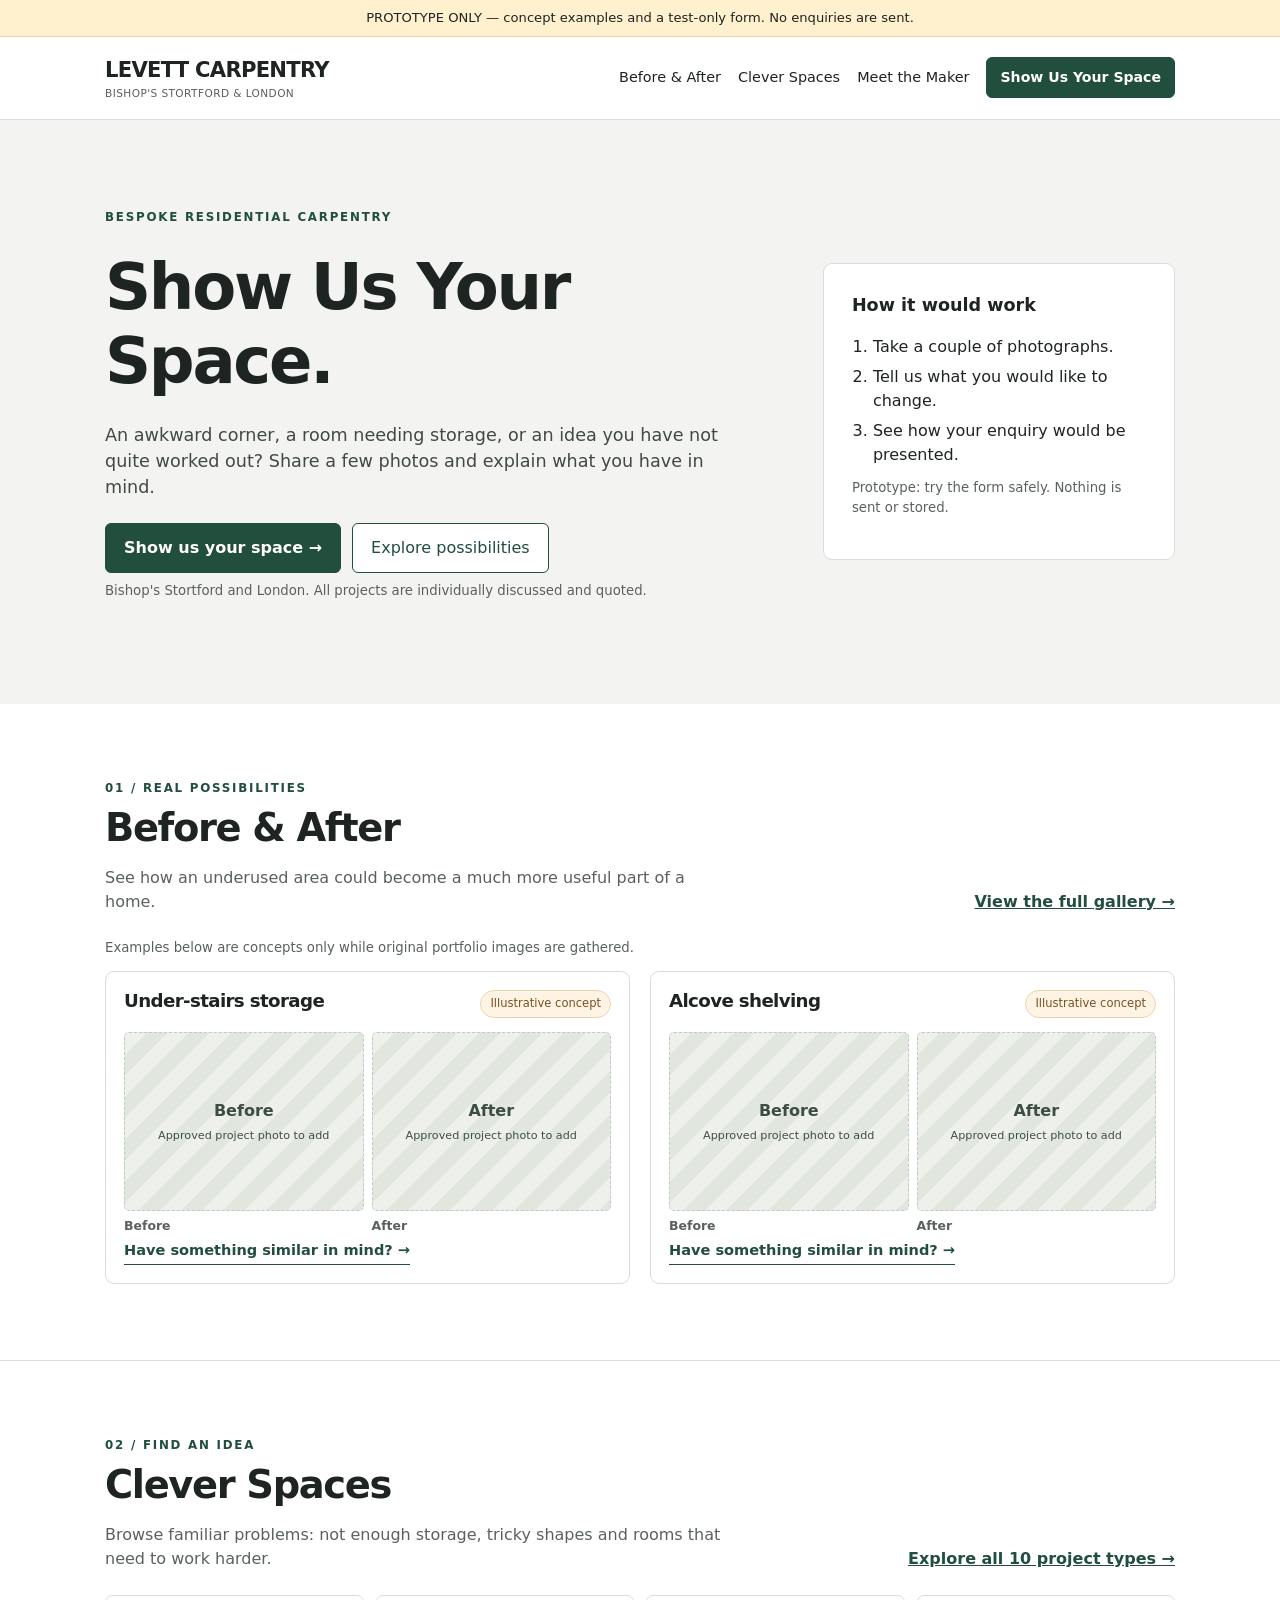
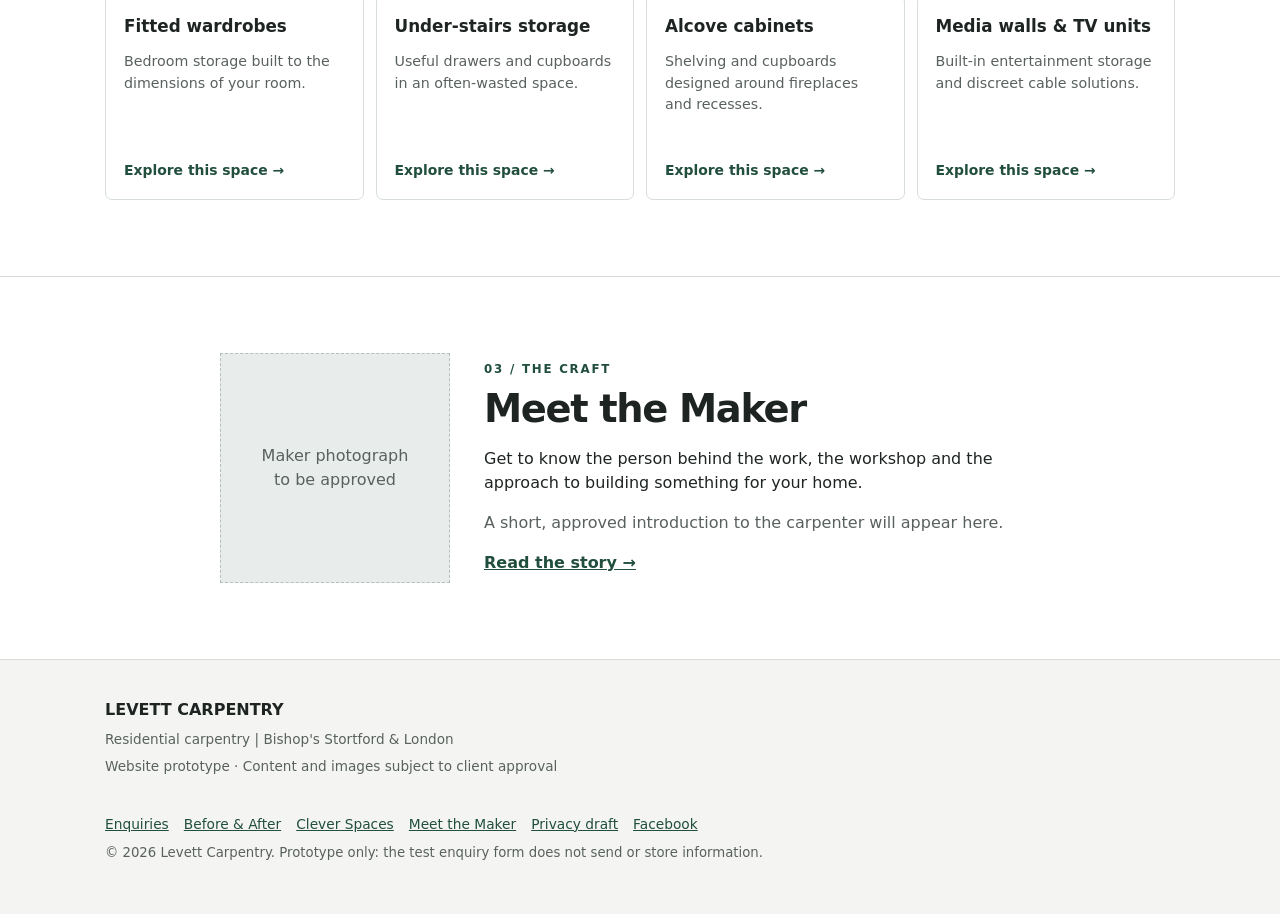
<file: index.html>
<!DOCTYPE html>
<html lang="en-GB">
<head>
  <meta charset="utf-8">
  <meta name="viewport" content="width=device-width, initial-scale=1">
  <meta name="robots" content="noindex,nofollow">
  <meta name="description" content="Tell Levett Carpentry about a space in your home. Browse bespoke carpentry ideas in Bishop&#x27;s Stortford and London.">
  <title>Levett Carpentry | Bespoke carpentry for homes</title>
  <link rel="stylesheet" href="css/styles.css">
  <script defer src="js/data.js"></script>
  <script defer src="js/site.js"></script>
</head>
<body>
<a class="skip-link" href="#main">Skip to content</a>
<div class="prototype-bar" id="prototype-banner">PROTOTYPE ONLY &mdash; concept examples and a test-only form. No enquiries are sent.</div>
<header class="site-header"><div class="wrap nav"><a class="wordmark" href="index.html">LEVETT CARPENTRY<span>BISHOP'S STORTFORD &amp; LONDON</span></a><nav class="main-nav" aria-label="Main navigation"><a href="index.html#before-after">Before &amp; After</a><a href="index.html#clever-spaces">Clever Spaces</a><a href="meet-the-maker.html">Meet the Maker</a><button class="button small" type="button" data-open-enquiry>Show Us Your Space</button></nav></div></header>
<main id="main">

  <section class="hero" id="show-us-your-space"><div class="wrap hero-grid"><div><div class="kicker">Bespoke residential carpentry</div><h1>Show Us Your Space.</h1><p class="hero-intro">An awkward corner, a room needing storage, or an idea you have not quite worked out? Share a few photos and explain what you have in mind.</p><div class="actions"><button class="button" type="button" data-open-enquiry>Show us your space &rarr;</button><a class="button secondary" href="before-after.html">Explore possibilities</a></div><p class="footnote">Bishop's Stortford and London. All projects are individually discussed and quoted.</p></div><div class="hero-aside"><strong>How it would work</strong><ol><li>Take a couple of photographs.</li><li>Tell us what you would like to change.</li><li>See how your enquiry would be presented.</li></ol><p class="footnote">Prototype: try the form safely. Nothing is sent or stored.</p></div></div></section>
  <section class="section" id="before-after"><div class="wrap"><div class="section-intro"><div><div class="kicker">01 / Real possibilities</div><h2>Before &amp; After</h2><p>See how an underused area could become a much more useful part of a home.</p></div><a class="text-link" href="before-after.html">View the full gallery &rarr;</a></div><p class="footnote">Examples below are concepts only while original portfolio images are gathered.</p><div class="project-grid" id="home-projects"></div></div></section>
  <section class="section" id="clever-spaces"><div class="wrap"><div class="section-intro"><div><div class="kicker">02 / Find an idea</div><h2>Clever Spaces</h2><p>Browse familiar problems: not enough storage, tricky shapes and rooms that need to work harder.</p></div><a class="text-link" href="clever-spaces.html">Explore all 10 project types &rarr;</a></div><div class="service-grid" id="home-services"></div></div></section>
  <section class="section" id="meet-the-maker"><div class="wrap maker-grid"><div class="maker-placeholder" role="img" aria-label="Maker portrait to be added">Maker photograph<br>to be approved</div><div><div class="kicker">03 / The craft</div><h2>Meet the Maker</h2><p>Get to know the person behind the work, the workshop and the approach to building something for your home.</p><p class="muted">A short, approved introduction to the carpenter will appear here.</p><a class="text-link" href="meet-the-maker.html">Read the story &rarr;</a></div></div></section>
 
</main>
<footer class="site-footer"><div class="wrap footer-grid"><div><strong>LEVETT CARPENTRY</strong><p>Residential carpentry | Bishop's Stortford &amp; London</p><p>Website prototype · Content and images subject to client approval</p></div><div class="footer-links"><a href="show-us-your-space.html">Enquiries</a><a href="before-after.html">Before &amp; After</a><a href="clever-spaces.html">Clever Spaces</a><a href="meet-the-maker.html">Meet the Maker</a><a href="privacy.html">Privacy draft</a><a data-facebook-url href="https://www.facebook.com/share/1FHkEVMbPe/?mibextid=wwXIfr" target="_blank" rel="noopener noreferrer">Facebook</a></div></div><div class="wrap"><p class="footnote">&copy; <span data-year>2026</span> Levett Carpentry. Prototype only: the test enquiry form does not send or store information.</p></div></footer>
<dialog class="enquiry-dialog" id="enquiry-dialog" aria-labelledby="enquiry-heading"><div class="modal-inner"><div class="modal-top"><div><h2 id="enquiry-heading">Show Us Your Space</h2><p class="muted small-text" id="modal-source">Tell us a little about your project</p></div><button type="button" class="modal-close" data-close-modal aria-label="Close enquiry form">&#215;</button></div><div id="modal-form-content"></div></div></dialog><button class="button mobile-enquiry" type="button" data-open-enquiry>Show Us Your Space &rarr;</button>
</body>
</html>
</file>
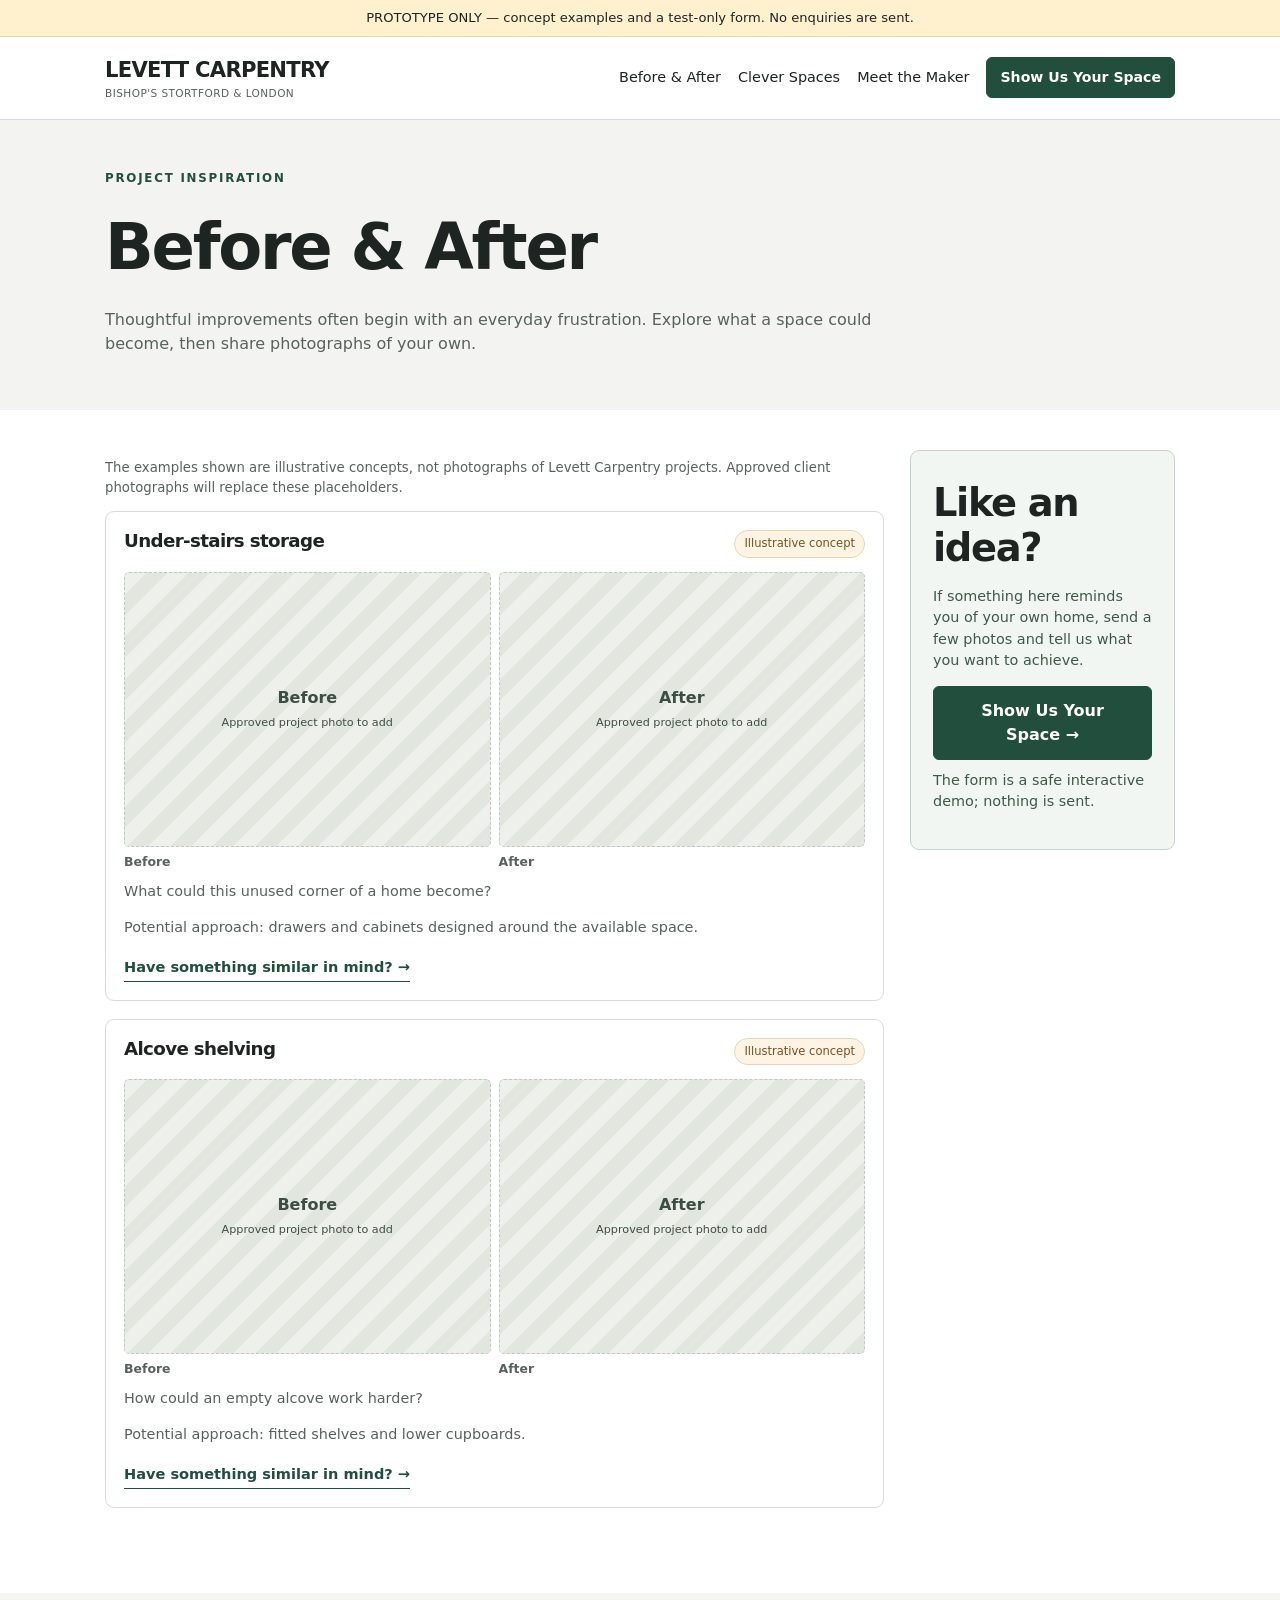
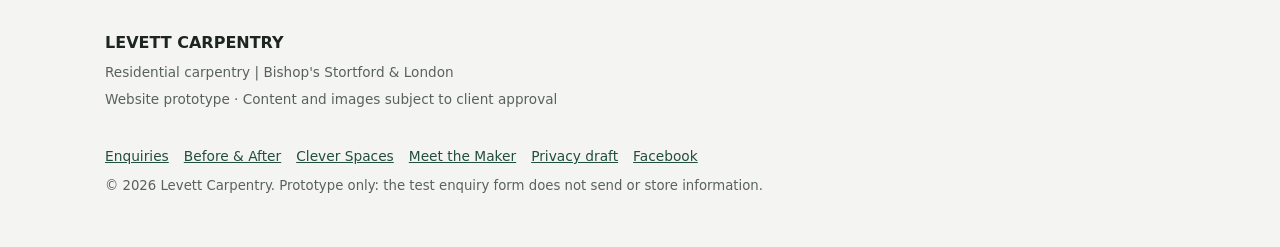
<file: before-after.html>
<!DOCTYPE html>
<html lang="en-GB">
<head>
  <meta charset="utf-8">
  <meta name="viewport" content="width=device-width, initial-scale=1">
  <meta name="robots" content="noindex,nofollow">
  <meta name="description" content="Tell Levett Carpentry about a space in your home. Browse bespoke carpentry ideas in Bishop&#x27;s Stortford and London.">
  <title>Before &amp; After | Levett Carpentry</title>
  <link rel="stylesheet" href="css/styles.css">
  <script defer src="js/data.js"></script>
  <script defer src="js/site.js"></script>
</head>
<body>
<a class="skip-link" href="#main">Skip to content</a>
<div class="prototype-bar" id="prototype-banner">PROTOTYPE ONLY &mdash; concept examples and a test-only form. No enquiries are sent.</div>
<header class="site-header"><div class="wrap nav"><a class="wordmark" href="index.html">LEVETT CARPENTRY<span>BISHOP'S STORTFORD &amp; LONDON</span></a><nav class="main-nav" aria-label="Main navigation"><a href="index.html#before-after">Before &amp; After</a><a href="index.html#clever-spaces">Clever Spaces</a><a href="meet-the-maker.html">Meet the Maker</a><button class="button small" type="button" data-open-enquiry>Show Us Your Space</button></nav></div></header>
<main id="main">

  <div class="detail-head"><div class="wrap"><div class="kicker">Project inspiration</div><h1>Before &amp; After</h1><p>Thoughtful improvements often begin with an everyday frustration. Explore what a space could become, then share photographs of your own.</p></div></div><div class="wrap detail-grid"><div><p class="footnote">The examples shown are illustrative concepts, not photographs of Levett Carpentry projects. Approved client photographs will replace these placeholders.</p><div class="detail-stack" id="all-projects"></div></div><aside class="sticky-inquiry" aria-label="Enquire about a similar project"><h2>Like an idea?</h2><p>If something here reminds you of your own home, send a few photos and tell us what you want to achieve.</p><button class="button" type="button" data-open-enquiry data-inspiration="Before and after gallery">Show Us Your Space &rarr;</button><p class="footnote">The form is a safe interactive demo; nothing is sent.</p></aside></div>
 
</main>
<footer class="site-footer"><div class="wrap footer-grid"><div><strong>LEVETT CARPENTRY</strong><p>Residential carpentry | Bishop's Stortford &amp; London</p><p>Website prototype · Content and images subject to client approval</p></div><div class="footer-links"><a href="show-us-your-space.html">Enquiries</a><a href="before-after.html">Before &amp; After</a><a href="clever-spaces.html">Clever Spaces</a><a href="meet-the-maker.html">Meet the Maker</a><a href="privacy.html">Privacy draft</a><a data-facebook-url href="https://www.facebook.com/share/1FHkEVMbPe/?mibextid=wwXIfr" target="_blank" rel="noopener noreferrer">Facebook</a></div></div><div class="wrap"><p class="footnote">&copy; <span data-year>2026</span> Levett Carpentry. Prototype only: the test enquiry form does not send or store information.</p></div></footer>
<dialog class="enquiry-dialog" id="enquiry-dialog" aria-labelledby="enquiry-heading"><div class="modal-inner"><div class="modal-top"><div><h2 id="enquiry-heading">Show Us Your Space</h2><p class="muted small-text" id="modal-source">Tell us a little about your project</p></div><button type="button" class="modal-close" data-close-modal aria-label="Close enquiry form">&#215;</button></div><div id="modal-form-content"></div></div></dialog><button class="button mobile-enquiry" type="button" data-open-enquiry>Show Us Your Space &rarr;</button>
</body>
</html>
</file>
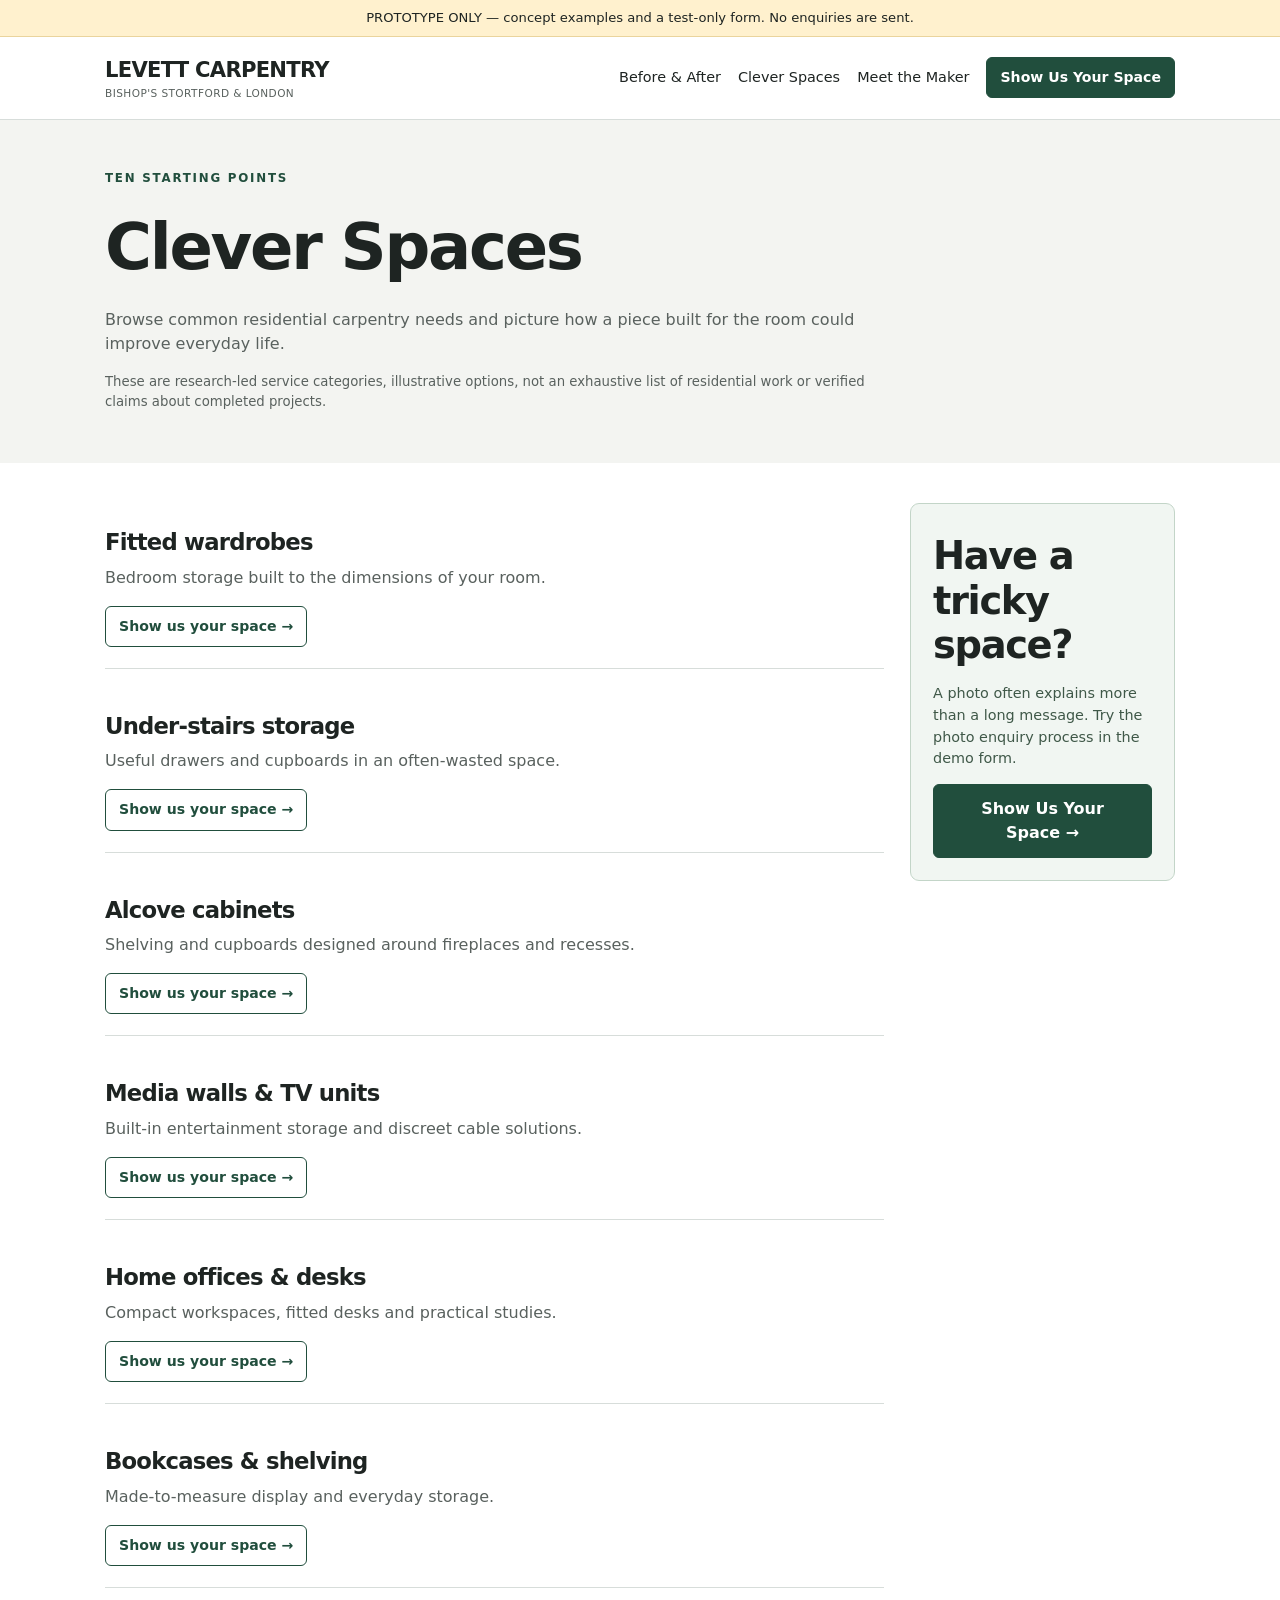
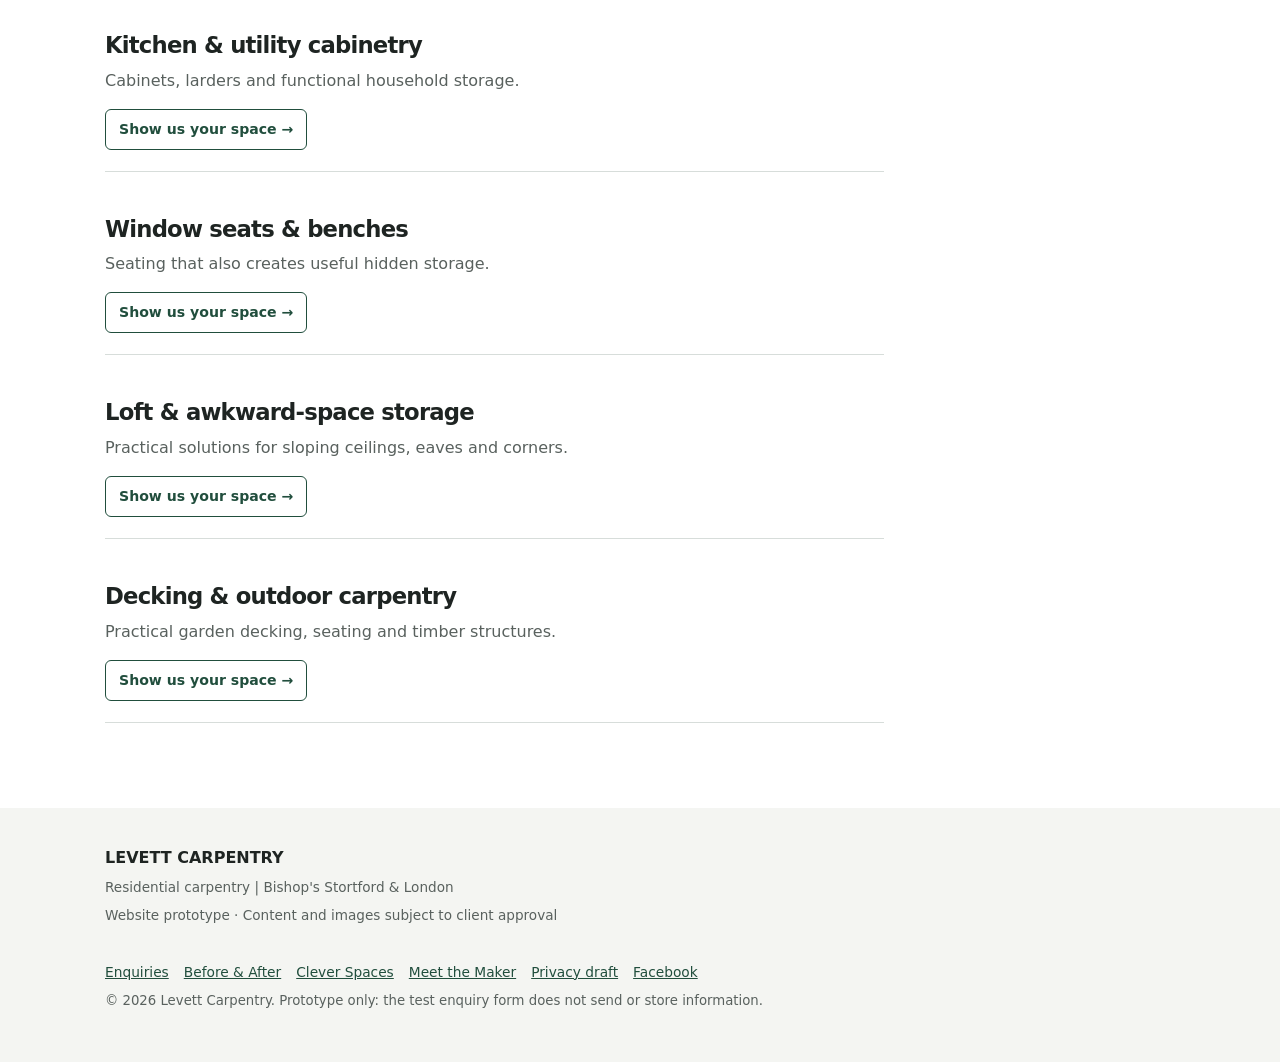
<file: clever-spaces.html>
<!DOCTYPE html>
<html lang="en-GB">
<head>
  <meta charset="utf-8">
  <meta name="viewport" content="width=device-width, initial-scale=1">
  <meta name="robots" content="noindex,nofollow">
  <meta name="description" content="Tell Levett Carpentry about a space in your home. Browse bespoke carpentry ideas in Bishop&#x27;s Stortford and London.">
  <title>Clever Spaces | Levett Carpentry</title>
  <link rel="stylesheet" href="css/styles.css">
  <script defer src="js/data.js"></script>
  <script defer src="js/site.js"></script>
</head>
<body>
<a class="skip-link" href="#main">Skip to content</a>
<div class="prototype-bar" id="prototype-banner">PROTOTYPE ONLY &mdash; concept examples and a test-only form. No enquiries are sent.</div>
<header class="site-header"><div class="wrap nav"><a class="wordmark" href="index.html">LEVETT CARPENTRY<span>BISHOP'S STORTFORD &amp; LONDON</span></a><nav class="main-nav" aria-label="Main navigation"><a href="index.html#before-after">Before &amp; After</a><a href="index.html#clever-spaces">Clever Spaces</a><a href="meet-the-maker.html">Meet the Maker</a><button class="button small" type="button" data-open-enquiry>Show Us Your Space</button></nav></div></header>
<main id="main">

  <div class="detail-head"><div class="wrap"><div class="kicker">Ten starting points</div><h1>Clever Spaces</h1><p>Browse common residential carpentry needs and picture how a piece built for the room could improve everyday life.</p><p class="footnote">These are research-led service categories, illustrative options, not an exhaustive list of residential work or verified claims about completed projects.</p></div></div><div class="wrap detail-grid"><div class="detail-stack" id="all-services"></div><aside class="sticky-inquiry" aria-label="Start an enquiry"><h2>Have a tricky space?</h2><p>A photo often explains more than a long message. Try the photo enquiry process in the demo form.</p><button class="button" type="button" data-open-enquiry data-inspiration="Clever Spaces">Show Us Your Space &rarr;</button></aside></div>
 
</main>
<footer class="site-footer"><div class="wrap footer-grid"><div><strong>LEVETT CARPENTRY</strong><p>Residential carpentry | Bishop's Stortford &amp; London</p><p>Website prototype · Content and images subject to client approval</p></div><div class="footer-links"><a href="show-us-your-space.html">Enquiries</a><a href="before-after.html">Before &amp; After</a><a href="clever-spaces.html">Clever Spaces</a><a href="meet-the-maker.html">Meet the Maker</a><a href="privacy.html">Privacy draft</a><a data-facebook-url href="https://www.facebook.com/share/1FHkEVMbPe/?mibextid=wwXIfr" target="_blank" rel="noopener noreferrer">Facebook</a></div></div><div class="wrap"><p class="footnote">&copy; <span data-year>2026</span> Levett Carpentry. Prototype only: the test enquiry form does not send or store information.</p></div></footer>
<dialog class="enquiry-dialog" id="enquiry-dialog" aria-labelledby="enquiry-heading"><div class="modal-inner"><div class="modal-top"><div><h2 id="enquiry-heading">Show Us Your Space</h2><p class="muted small-text" id="modal-source">Tell us a little about your project</p></div><button type="button" class="modal-close" data-close-modal aria-label="Close enquiry form">&#215;</button></div><div id="modal-form-content"></div></div></dialog><button class="button mobile-enquiry" type="button" data-open-enquiry>Show Us Your Space &rarr;</button>
</body>
</html>
</file>
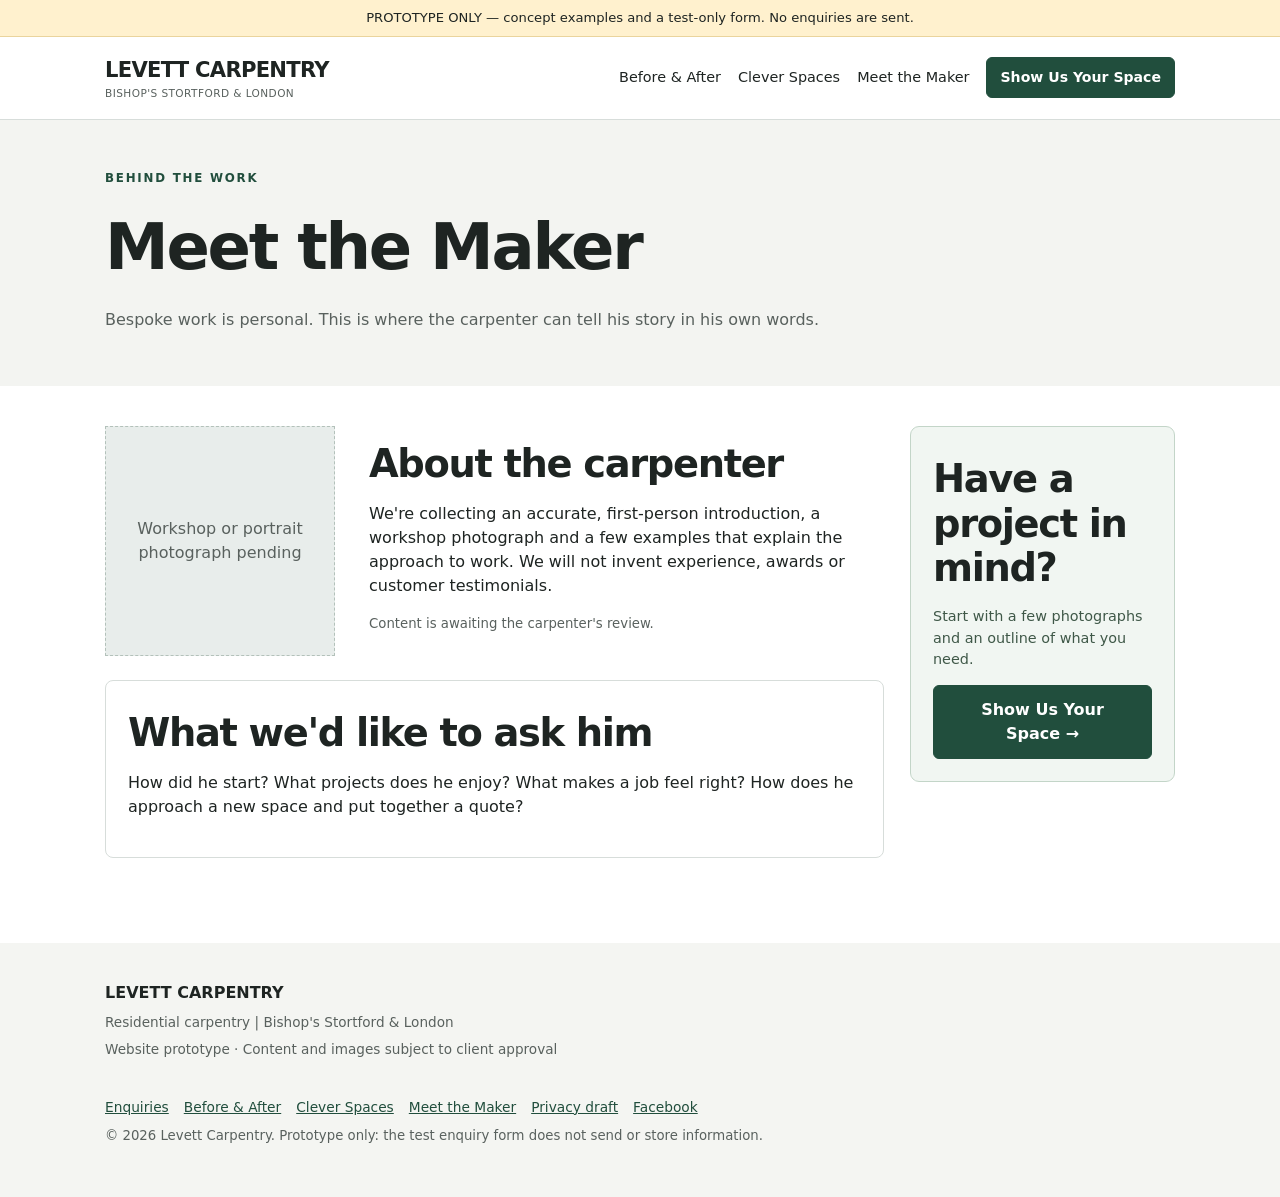
<file: meet-the-maker.html>
<!DOCTYPE html>
<html lang="en-GB">
<head>
  <meta charset="utf-8">
  <meta name="viewport" content="width=device-width, initial-scale=1">
  <meta name="robots" content="noindex,nofollow">
  <meta name="description" content="Tell Levett Carpentry about a space in your home. Browse bespoke carpentry ideas in Bishop&#x27;s Stortford and London.">
  <title>Meet the Maker | Levett Carpentry</title>
  <link rel="stylesheet" href="css/styles.css">
  <script defer src="js/data.js"></script>
  <script defer src="js/site.js"></script>
</head>
<body>
<a class="skip-link" href="#main">Skip to content</a>
<div class="prototype-bar" id="prototype-banner">PROTOTYPE ONLY &mdash; concept examples and a test-only form. No enquiries are sent.</div>
<header class="site-header"><div class="wrap nav"><a class="wordmark" href="index.html">LEVETT CARPENTRY<span>BISHOP'S STORTFORD &amp; LONDON</span></a><nav class="main-nav" aria-label="Main navigation"><a href="index.html#before-after">Before &amp; After</a><a href="index.html#clever-spaces">Clever Spaces</a><a href="meet-the-maker.html">Meet the Maker</a><button class="button small" type="button" data-open-enquiry>Show Us Your Space</button></nav></div></header>
<main id="main">

  <div class="detail-head"><div class="wrap"><div class="kicker">Behind the work</div><h1>Meet the Maker</h1><p>Bespoke work is personal. This is where the carpenter can tell his story in his own words.</p></div></div><div class="wrap detail-grid"><div><div class="maker-grid"><div class="maker-placeholder" role="img" aria-label="Maker portrait pending">Workshop or portrait<br>photograph pending</div><div><h2 id="maker-name">About the carpenter</h2><p id="maker-bio">We're collecting an accurate, first-person introduction, a workshop photograph and a few examples that explain the approach to work. We will not invent experience, awards or customer testimonials.</p><p class="footnote">Content is awaiting the carpenter's review.</p></div></div><div class="info-panel" style="margin-top:24px"><h2>What we'd like to ask him</h2><p>How did he start? What projects does he enjoy? What makes a job feel right? How does he approach a new space and put together a quote?</p></div></div><aside class="sticky-inquiry"><h2>Have a project in mind?</h2><p>Start with a few photographs and an outline of what you need.</p><button class="button" type="button" data-open-enquiry data-inspiration="Meet the Maker">Show Us Your Space &rarr;</button></aside></div>
 
</main>
<footer class="site-footer"><div class="wrap footer-grid"><div><strong>LEVETT CARPENTRY</strong><p>Residential carpentry | Bishop's Stortford &amp; London</p><p>Website prototype · Content and images subject to client approval</p></div><div class="footer-links"><a href="show-us-your-space.html">Enquiries</a><a href="before-after.html">Before &amp; After</a><a href="clever-spaces.html">Clever Spaces</a><a href="meet-the-maker.html">Meet the Maker</a><a href="privacy.html">Privacy draft</a><a data-facebook-url href="https://www.facebook.com/share/1FHkEVMbPe/?mibextid=wwXIfr" target="_blank" rel="noopener noreferrer">Facebook</a></div></div><div class="wrap"><p class="footnote">&copy; <span data-year>2026</span> Levett Carpentry. Prototype only: the test enquiry form does not send or store information.</p></div></footer>
<dialog class="enquiry-dialog" id="enquiry-dialog" aria-labelledby="enquiry-heading"><div class="modal-inner"><div class="modal-top"><div><h2 id="enquiry-heading">Show Us Your Space</h2><p class="muted small-text" id="modal-source">Tell us a little about your project</p></div><button type="button" class="modal-close" data-close-modal aria-label="Close enquiry form">&#215;</button></div><div id="modal-form-content"></div></div></dialog><button class="button mobile-enquiry" type="button" data-open-enquiry>Show Us Your Space &rarr;</button>
</body>
</html>
</file>
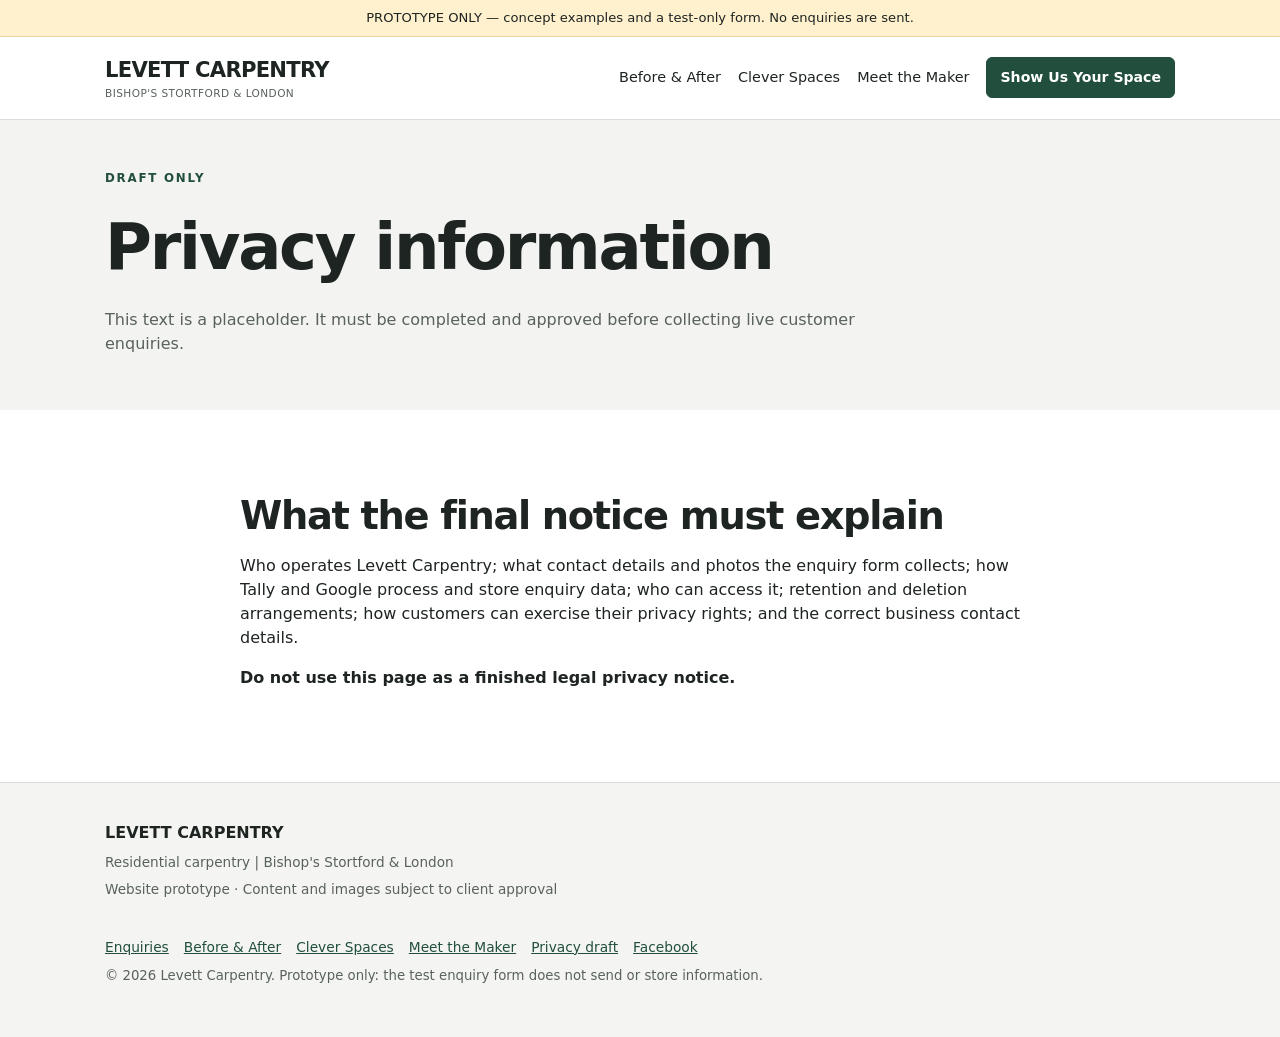
<file: privacy.html>
<!DOCTYPE html>
<html lang="en-GB">
<head>
  <meta charset="utf-8">
  <meta name="viewport" content="width=device-width, initial-scale=1">
  <meta name="robots" content="noindex,nofollow">
  <meta name="description" content="Tell Levett Carpentry about a space in your home. Browse bespoke carpentry ideas in Bishop&#x27;s Stortford and London.">
  <title>Privacy information - draft | Levett Carpentry</title>
  <link rel="stylesheet" href="css/styles.css">
  <script defer src="js/data.js"></script>
  <script defer src="js/site.js"></script>
</head>
<body>
<a class="skip-link" href="#main">Skip to content</a>
<div class="prototype-bar" id="prototype-banner">PROTOTYPE ONLY &mdash; concept examples and a test-only form. No enquiries are sent.</div>
<header class="site-header"><div class="wrap nav"><a class="wordmark" href="index.html">LEVETT CARPENTRY<span>BISHOP'S STORTFORD &amp; LONDON</span></a><nav class="main-nav" aria-label="Main navigation"><a href="index.html#before-after">Before &amp; After</a><a href="index.html#clever-spaces">Clever Spaces</a><a href="meet-the-maker.html">Meet the Maker</a><button class="button small" type="button" data-open-enquiry>Show Us Your Space</button></nav></div></header>
<main id="main">

  <div class="detail-head"><div class="wrap"><div class="kicker">Draft only</div><h1>Privacy information</h1><p>This text is a placeholder. It must be completed and approved before collecting live customer enquiries.</p></div></div><section class="section"><div class="wrap" style="max-width:800px"><h2>What the final notice must explain</h2><p>Who operates Levett Carpentry; what contact details and photos the enquiry form collects; how Tally and Google process and store enquiry data; who can access it; retention and deletion arrangements; how customers can exercise their privacy rights; and the correct business contact details.</p><p><strong>Do not use this page as a finished legal privacy notice.</strong></p></div></section>
 
</main>
<footer class="site-footer"><div class="wrap footer-grid"><div><strong>LEVETT CARPENTRY</strong><p>Residential carpentry | Bishop's Stortford &amp; London</p><p>Website prototype · Content and images subject to client approval</p></div><div class="footer-links"><a href="show-us-your-space.html">Enquiries</a><a href="before-after.html">Before &amp; After</a><a href="clever-spaces.html">Clever Spaces</a><a href="meet-the-maker.html">Meet the Maker</a><a href="privacy.html">Privacy draft</a><a data-facebook-url href="https://www.facebook.com/share/1FHkEVMbPe/?mibextid=wwXIfr" target="_blank" rel="noopener noreferrer">Facebook</a></div></div><div class="wrap"><p class="footnote">&copy; <span data-year>2026</span> Levett Carpentry. Prototype only: the test enquiry form does not send or store information.</p></div></footer>
<dialog class="enquiry-dialog" id="enquiry-dialog" aria-labelledby="enquiry-heading"><div class="modal-inner"><div class="modal-top"><div><h2 id="enquiry-heading">Show Us Your Space</h2><p class="muted small-text" id="modal-source">Tell us a little about your project</p></div><button type="button" class="modal-close" data-close-modal aria-label="Close enquiry form">&#215;</button></div><div id="modal-form-content"></div></div></dialog><button class="button mobile-enquiry" type="button" data-open-enquiry>Show Us Your Space &rarr;</button>
</body>
</html>
</file>
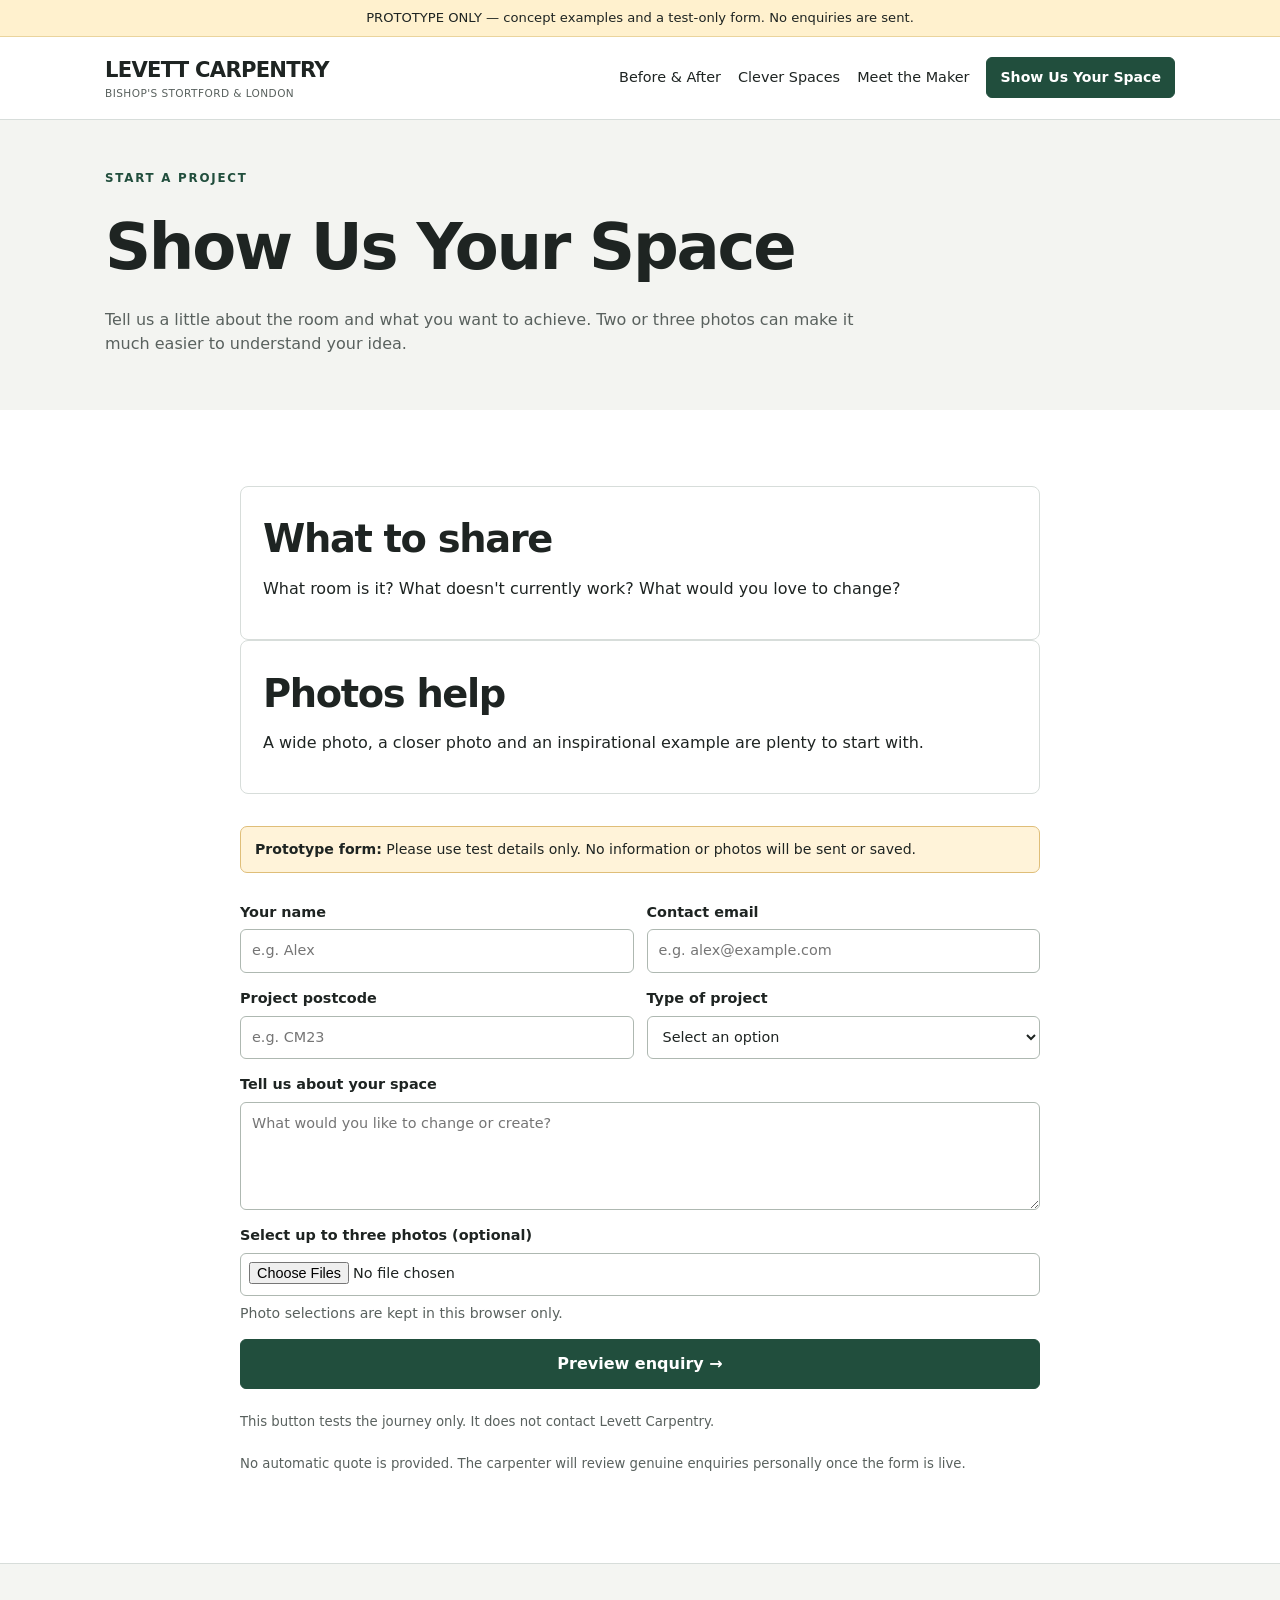
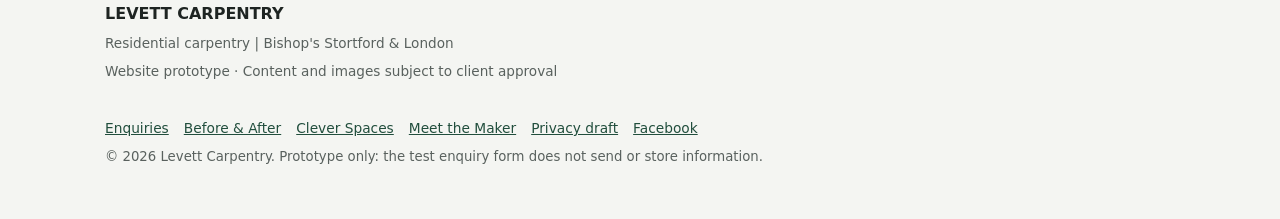
<file: show-us-your-space.html>
<!DOCTYPE html>
<html lang="en-GB">
<head>
  <meta charset="utf-8">
  <meta name="viewport" content="width=device-width, initial-scale=1">
  <meta name="robots" content="noindex,nofollow">
  <meta name="description" content="Tell Levett Carpentry about a space in your home. Browse bespoke carpentry ideas in Bishop&#x27;s Stortford and London.">
  <title>Show Us Your Space | Levett Carpentry</title>
  <link rel="stylesheet" href="css/styles.css">
  <script defer src="js/data.js"></script>
  <script defer src="js/site.js"></script>
</head>
<body>
<a class="skip-link" href="#main">Skip to content</a>
<div class="prototype-bar" id="prototype-banner">PROTOTYPE ONLY &mdash; concept examples and a test-only form. No enquiries are sent.</div>
<header class="site-header"><div class="wrap nav"><a class="wordmark" href="index.html">LEVETT CARPENTRY<span>BISHOP'S STORTFORD &amp; LONDON</span></a><nav class="main-nav" aria-label="Main navigation"><a href="index.html#before-after">Before &amp; After</a><a href="index.html#clever-spaces">Clever Spaces</a><a href="meet-the-maker.html">Meet the Maker</a><button class="button small" type="button" data-open-enquiry>Show Us Your Space</button></nav></div></header>
<main id="main">

  <div class="detail-head"><div class="wrap"><div class="kicker">Start a project</div><h1>Show Us Your Space</h1><p>Tell us a little about the room and what you want to achieve. Two or three photos can make it much easier to understand your idea.</p></div></div><section class="section"><div class="wrap" style="max-width:800px"><div class="two-column-note"><div class="info-panel"><h2>What to share</h2><p>What room is it? What doesn't currently work? What would you love to change?</p></div><div class="info-panel"><h2>Photos help</h2><p>A wide photo, a closer photo and an inspirational example are plenty to start with.</p></div></div><div id="inline-form" style="margin-top:22px"></div><p class="footnote">No automatic quote is provided. The carpenter will review genuine enquiries personally once the form is live.</p></div></section>
 
</main>
<footer class="site-footer"><div class="wrap footer-grid"><div><strong>LEVETT CARPENTRY</strong><p>Residential carpentry | Bishop's Stortford &amp; London</p><p>Website prototype · Content and images subject to client approval</p></div><div class="footer-links"><a href="show-us-your-space.html">Enquiries</a><a href="before-after.html">Before &amp; After</a><a href="clever-spaces.html">Clever Spaces</a><a href="meet-the-maker.html">Meet the Maker</a><a href="privacy.html">Privacy draft</a><a data-facebook-url href="https://www.facebook.com/share/1FHkEVMbPe/?mibextid=wwXIfr" target="_blank" rel="noopener noreferrer">Facebook</a></div></div><div class="wrap"><p class="footnote">&copy; <span data-year>2026</span> Levett Carpentry. Prototype only: the test enquiry form does not send or store information.</p></div></footer>
<dialog class="enquiry-dialog" id="enquiry-dialog" aria-labelledby="enquiry-heading"><div class="modal-inner"><div class="modal-top"><div><h2 id="enquiry-heading">Show Us Your Space</h2><p class="muted small-text" id="modal-source">Tell us a little about your project</p></div><button type="button" class="modal-close" data-close-modal aria-label="Close enquiry form">&#215;</button></div><div id="modal-form-content"></div></div></dialog><button class="button mobile-enquiry" type="button" data-open-enquiry>Show Us Your Space &rarr;</button>
</body>
</html>
</file>
<file: css/styles.css>
:root {
  color-scheme: light;
  --ink: #1e2422;
  --muted: #59615e;
  --soft: #f3f4f1;
  --line: #d7ddda;
  --accent: #214e3d;
  --white: #fff;
  --max: 1070px;
}
* { box-sizing: border-box; }
html { scroll-behavior: smooth; }
body { margin: 0; font-family: system-ui, -apple-system, BlinkMacSystemFont, "Segoe UI", sans-serif; background: #fff; color: var(--ink); line-height: 1.5; }
a { color: inherit; }
button, a.button { font: inherit; }
a:focus-visible, button:focus-visible { outline: 3px solid #3c8f67; outline-offset: 3px; }
.skip-link { position: absolute; left: -9999px; top: 8px; background: #fff; padding: 8px; z-index: 10; }
.skip-link:focus { left: 8px; }
.wrap { width: min(var(--max), calc(100% - 36px)); margin-inline: auto; }
.prototype-bar { padding: 8px 14px; background: #fff1ce; font-size: 0.82rem; text-align: center; border-bottom: 1px solid #ead49d; }
.prototype-bar[hidden] { display: none; }
.site-header { border-bottom: 1px solid var(--line); background: #fff; }
.nav { min-height: 82px; display: flex; align-items: center; justify-content: space-between; gap: 24px; flex-wrap: wrap; padding-block: 12px; }
.wordmark { font-weight: 780; letter-spacing: -.035em; font-size: 1.32rem; text-decoration: none; white-space: nowrap; }
.wordmark span { font-size: .66rem; font-weight: 500; letter-spacing: .04em; display: block; color: var(--muted); }
.main-nav { display: flex; gap: 17px; flex-wrap: wrap; align-items: center; }
.main-nav a:not(.button) { text-decoration: none; font-size: .9rem; }
.main-nav a:not(.button):hover { text-decoration: underline; }
.button { cursor: pointer; display: inline-flex; align-items: center; justify-content: center; text-decoration: none; background: var(--accent); border: 1px solid var(--accent); color: #fff; padding: 12px 18px; border-radius: 6px; font-weight: 660; text-align: center; min-height: 46px; }
.button:hover { background: #173d2f; }
.button.secondary { color: var(--accent); background: #fff; }
.button.secondary:hover { background: #eff7f1; }
.button.small { padding: 9px 13px; min-height: 40px; font-size: .88rem; }
.text-link { font-weight: 650; color: var(--accent); }
.kicker { letter-spacing: .15em; font-size: .74rem; font-weight: 720; text-transform: uppercase; color: var(--accent); }
.hero { padding-block: clamp(46px, 7vw, 104px); background: var(--soft); }
.hero-grid { display: grid; grid-template-columns: minmax(0, 1.3fr) minmax(260px, .7fr); gap: clamp(20px, 5vw, 82px); align-items: center; }
h1, h2, h3 { line-height: 1.16; letter-spacing: -.035em; }
h1 { font-size: clamp(2.1rem, 5vw, 4.35rem); margin: .36em 0; max-width: 750px; }
h2 { font-size: clamp(1.55rem, 3vw, 2.45rem); margin: .22em 0 .4em; }
h3 { font-size: 1.14rem; margin: 0; }
p { margin: .65em 0 1em; }
.hero-intro { font-size: 1.1rem; max-width: 650px; color: #414946; }
.hero-aside { background: #fff; padding: 28px; border-radius: 9px; border: 1px solid var(--line); }
.hero-aside strong { display: block; font-size: 1.1rem; }
.hero-aside ol { margin: 13px 0 0; padding-left: 21px; }
.hero-aside li { padding-block: 3px; }
.actions { display: flex; gap: 11px; flex-wrap: wrap; margin-top: 22px; }
section.section { padding-block: clamp(45px, 6vw, 76px); border-bottom: 1px solid var(--line); }
.section-intro { display: flex; align-items: end; justify-content: space-between; gap: 30px; flex-wrap: wrap; margin-bottom: 24px; }
.section-intro p { margin-bottom: 0; max-width: 630px; color: var(--muted); }
.project-grid { display: grid; grid-template-columns: repeat(2, minmax(0, 1fr)); gap: 20px; }
.project-card { border: 1px solid var(--line); border-radius: 9px; overflow: hidden; background: #fff; padding: 18px; }
.project-card h3 { max-width: 350px; }
.project-heading { display: flex; gap: 8px; justify-content: space-between; align-items: start; flex-wrap: wrap; margin-bottom: 14px; }
.state-tag { font-size: .72rem; border: 1px solid var(--line); border-radius: 100px; padding: 4px 9px; color: var(--muted); }
.state-tag.demo { background: #fff4e3; color: #785125; border-color: #e8d4b4; }
.state-tag.real { background: #eaf7ee; color: #175535; border-color: #c4e7cf; }
.pair { display: grid; grid-template-columns: repeat(2, minmax(0, 1fr)); gap: 8px; }
.pair figure { margin: 0; min-width: 0; }
.pair img { display: block; width: 100%; aspect-ratio: 4/3; object-fit: cover; border-radius: 5px; }
.pair figcaption { font-size: .78rem; color: var(--muted); margin-top: 6px; font-weight: 650; }
.image-placeholder { aspect-ratio: 4/3; border-radius: 5px; background: repeating-linear-gradient(135deg, #edf0eb, #edf0eb 15px, #e1e7df 15px, #e1e7df 30px); display: flex; flex-direction: column; justify-content: center; text-align: center; padding: 12px; color: #3e4d44; border: 1px dashed #becbc1; }
.image-placeholder span { font-weight: 700; }
.image-placeholder small { font-size: .7rem; max-width: 190px; margin: 5px auto 0; }
.project-note { color: var(--muted); font-size: .9rem; }
.link-action { color: var(--accent); text-align: left; background: none; border: none; border-bottom: 1px solid currentColor; padding: 3px 0; cursor: pointer; font-weight: 650; font-size: .91rem; }
.service-grid { display: grid; grid-template-columns: repeat(4, minmax(0, 1fr)); gap: 12px; }
.service-card { text-decoration: none; border: 1px solid var(--line); border-radius: 7px; display: flex; flex-direction: column; padding: 18px; gap: 12px; min-height: 205px; }
.service-card:hover { background: var(--soft); border-color: #8ca99b; }
.service-card strong { font-size: 1.05rem; }
.service-card span { color: var(--muted); font-size: .89rem; }
.service-card em { margin-top: auto; color: var(--accent); font-size: .87rem; font-weight: 670; font-style: normal; }
.maker-grid { display: grid; grid-template-columns: 230px 1fr; align-items: center; gap: 34px; max-width: 840px; }
.maker-placeholder { min-height: 230px; background: #e8edeb; border: 1px dashed #b3c1ba; display: grid; place-items: center; text-align: center; padding: 20px; color: var(--muted); }
.muted, .quiet-note { color: var(--muted); }
.small-text { font-size: .88rem; }
.detail-head { padding-block: 50px 38px; background: var(--soft); }
.detail-head p { max-width: 770px; color: var(--muted); }
.detail-grid { display: grid; grid-template-columns: minmax(0, 1fr) 265px; gap: 26px; padding-block: 40px 85px; align-items: start; }
.detail-stack { display: flex; flex-direction: column; gap: 18px; }
.detail-stack .project-card { padding: 18px; }
.sticky-inquiry { position: sticky; top: 24px; border: 1px solid #c3d5c8; background: #f1f6f2; border-radius: 9px; padding: 22px; }
.sticky-inquiry p { font-size: .9rem; color: #3f5848; }
.service-detail { border-bottom: 1px solid var(--line); padding-block: 21px; scroll-margin-top: 16px; }
.service-detail h2 { font-size: 1.42rem; }
.service-detail p { color: var(--muted); }
.info-panel { border: 1px solid var(--line); padding: 22px; border-radius: 8px; }
.site-footer { background: #f4f5f2; padding: 38px 0; }
.footer-grid { display: flex; justify-content: space-between; gap: 30px; flex-wrap: wrap; }
.footer-links { display: flex; gap: 15px; align-items: center; flex-wrap: wrap; }
.footer-links a { color: var(--accent); font-size: .86rem; }
.footer-grid p { font-size: .85rem; color: var(--muted); margin: 7px 0; }
.mobile-enquiry { display: none; }
.enquiry-dialog { border: 0; border-radius: 9px; padding: 0; max-width: 660px; width: calc(100% - 20px); max-height: min(90vh, 860px); overflow-y: auto; box-shadow: 0 25px 120px #102a2040; }
.enquiry-dialog::backdrop { background: #121e19ad; }
.modal-inner { padding: 21px; }
.modal-top { display: flex; align-items: start; justify-content: space-between; gap: 15px; border-bottom: 1px solid var(--line); margin-bottom: 17px; }
.modal-top h2 { font-size: 1.65rem; }
.modal-clos; }
.ursor: pointer; background: #f3f4f1; border: 1px solid var(--line); border-radius: 5px; padding: 6px 11px; font-size: 1.1rem; }
.form-pending { padding: 26px; background: #fff3d9; border: 1px solid #e7c990; border-radius: 7px; }
.tally-fram; }
width: 100%; min-height: 600px; border: 0; display: block; }
.two-column-note { display: grid; grid-template-columns: 1fr 1fr; gap: 18px; }
.footnote { font-size: .83rem; color: var(--muted); }
@media (max-width: 890px) {
  .hero-grid, .detail-grid { grid-template-columns: 1fr; }
  .service-grid { grid-template-columns: repeat(2, minmax(0, 1fr)); }
  .sticky-inquiry { position: static; }
  .main-nav { gap: 13px; }
}
@media (max-width: 600px) {
  .wrap { width: min(var(--max), calc(100% - 28px)); }
  .site-header .nav { align-items: start; }
  .main-nav { width: 100%; }
  .main-nav a { font-size: .85rem; }
  .main-nav .button { display: none; }
  .project-grid, .service-grid, .maker-grid, .two-column-note { grid-template-columns: 1fr; }
  .service-card { min-height: 140px; }
  .hero-aside { padding: 18px; }
  .maker-placeholder { min-height: 180px; }
  .mobile-enquiry { position: fixed; bottom: 14px; left: 14px; right: 14px; display: flex; z-index: 8; box-shadow: 0 7px 25px #173a2d36; }
  body { padding-bottom: 63px; }
  .tally-fram; }
min-height: 520px; }
}
@media (prefers-reduced-motion: reduce) { html { scroll-behavior: auto; } }

/* GitHub Pages POC: client-side demonstration form, not a live enquiry service */
.demo-warning { padding: 12px 14px; background: #fff3d9; border: 1px solid #dfbe79; border-radius: 7px; font-size: .88rem; }
.demo-enquiry-form { display: grid; gap: 15px; }
.demo-two-col { display: grid; grid-template-columns: 1fr 1fr; gap: 13px; }
.demo-field { display: grid; gap: 6px; font-size: .9rem; font-weight: 650; color: var(--ink); }
.demo-field input, .demo-field textarea, .demo-field select { width: 100%; min-height: 43px; font: inherit; font-weight: 400; padding: 10px 11px; border: 1px solid #aeb8b1; border-radius: 6px; background: #fff; color: #1e2422; }
.demo-field input[type="file"] { padding: 8px; }
.demo-field textarea { resize: vertical; }
.demo-field input:focus-visible, .demo-field textarea:focus-visible, .demo-field select:focus-visible { outline: 3px solid #3c8f67; outline-offset: 2px; }
.file-note { margin: -8px 0 0; }
.demo-success { border: 1px solid #adc6b6; border-radius: 9px; padding: 24px; background: #f0f8f3; }
.demo-success h3 { margin-bottom: 14px; }
.demo-success h3:focus { outline: none; }
@media (max-width: 600px) { .demo-two-col { grid-template-columns: 1fr; } .enquiry-dialog { max-height: 86vh; } }
</file>
